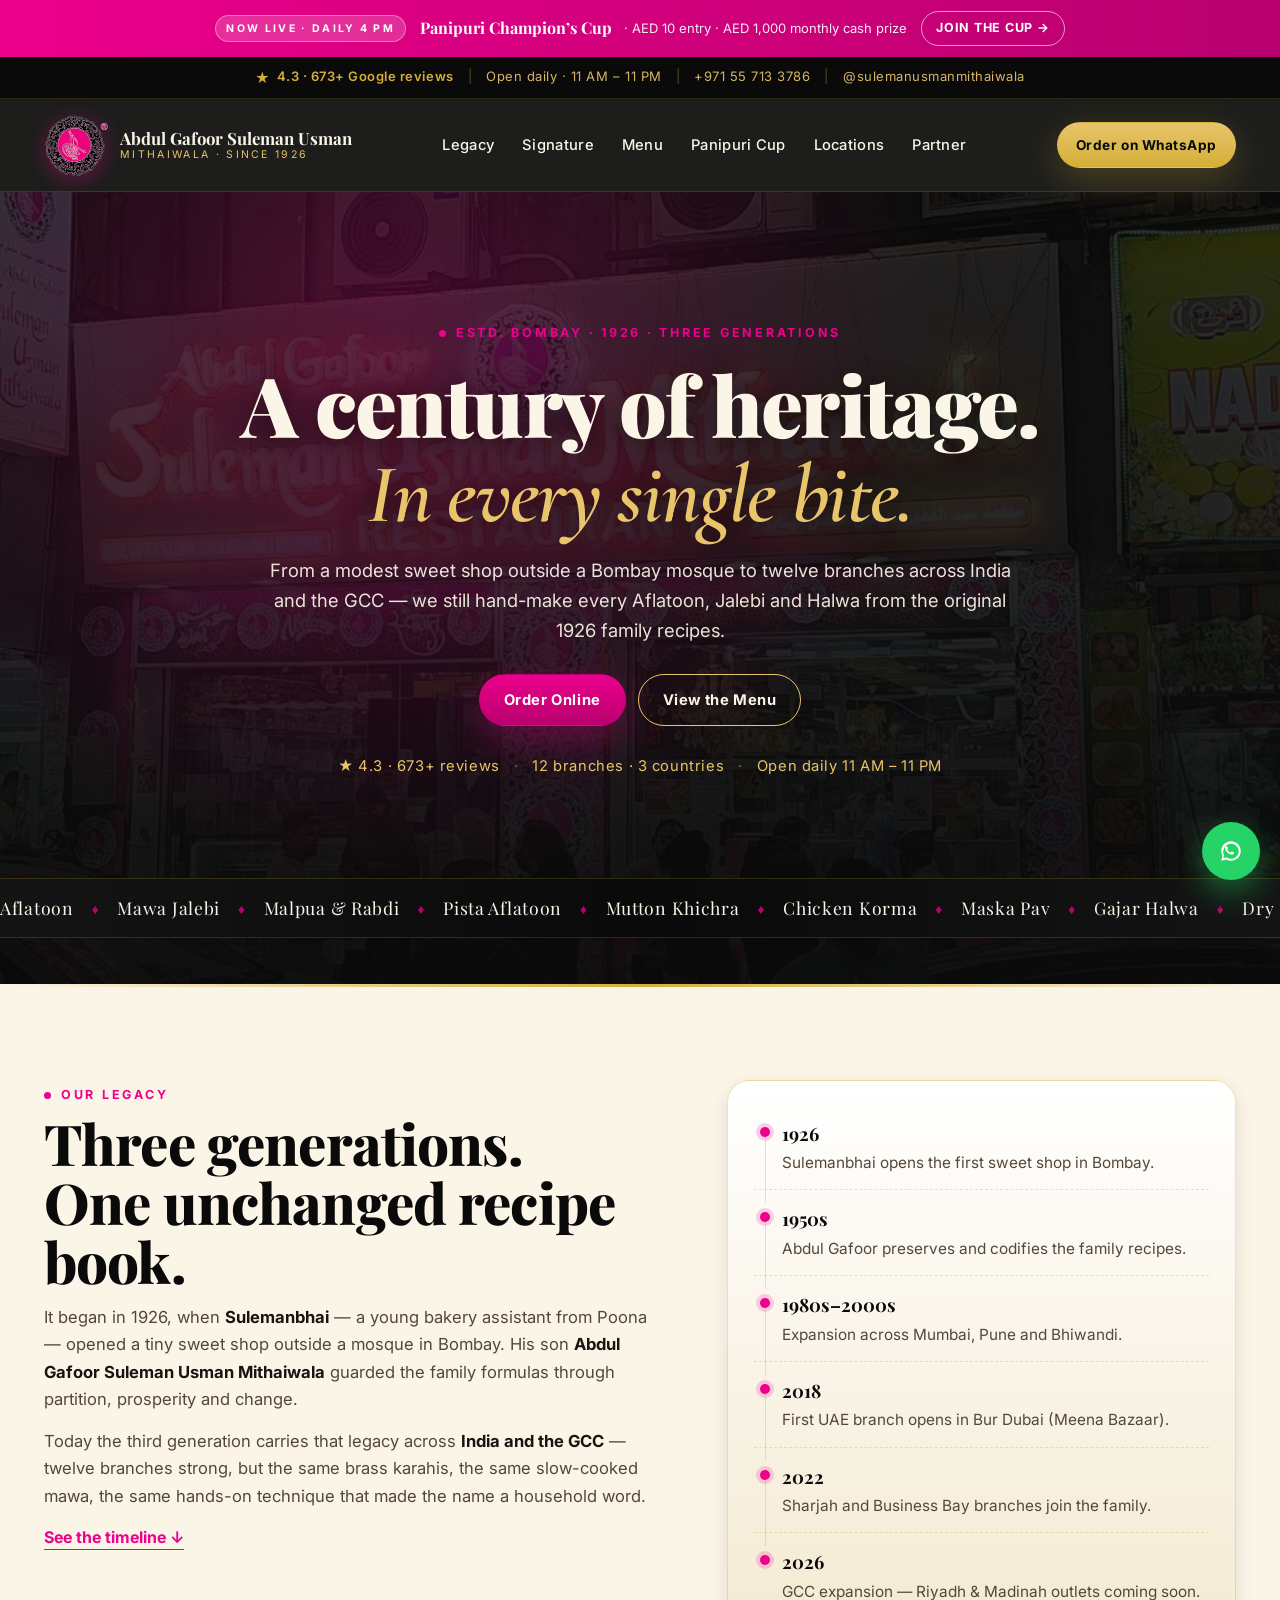
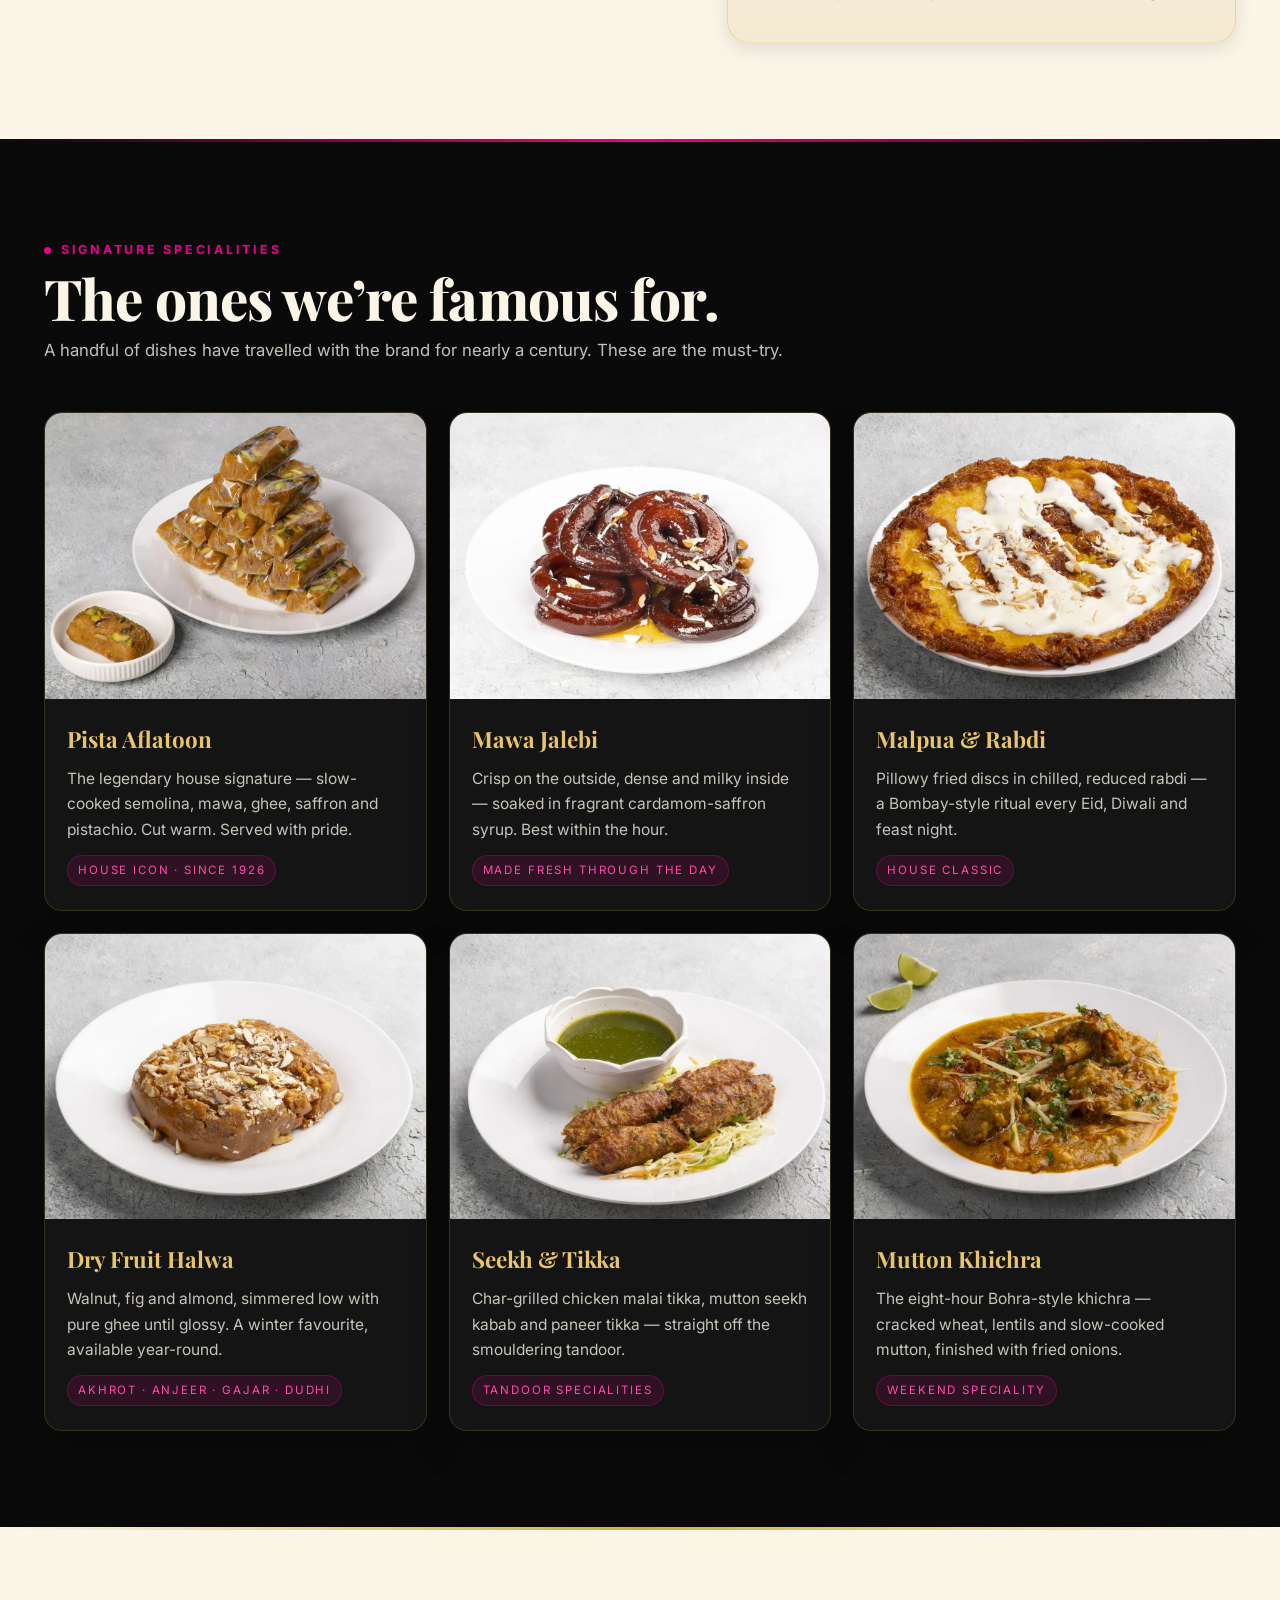
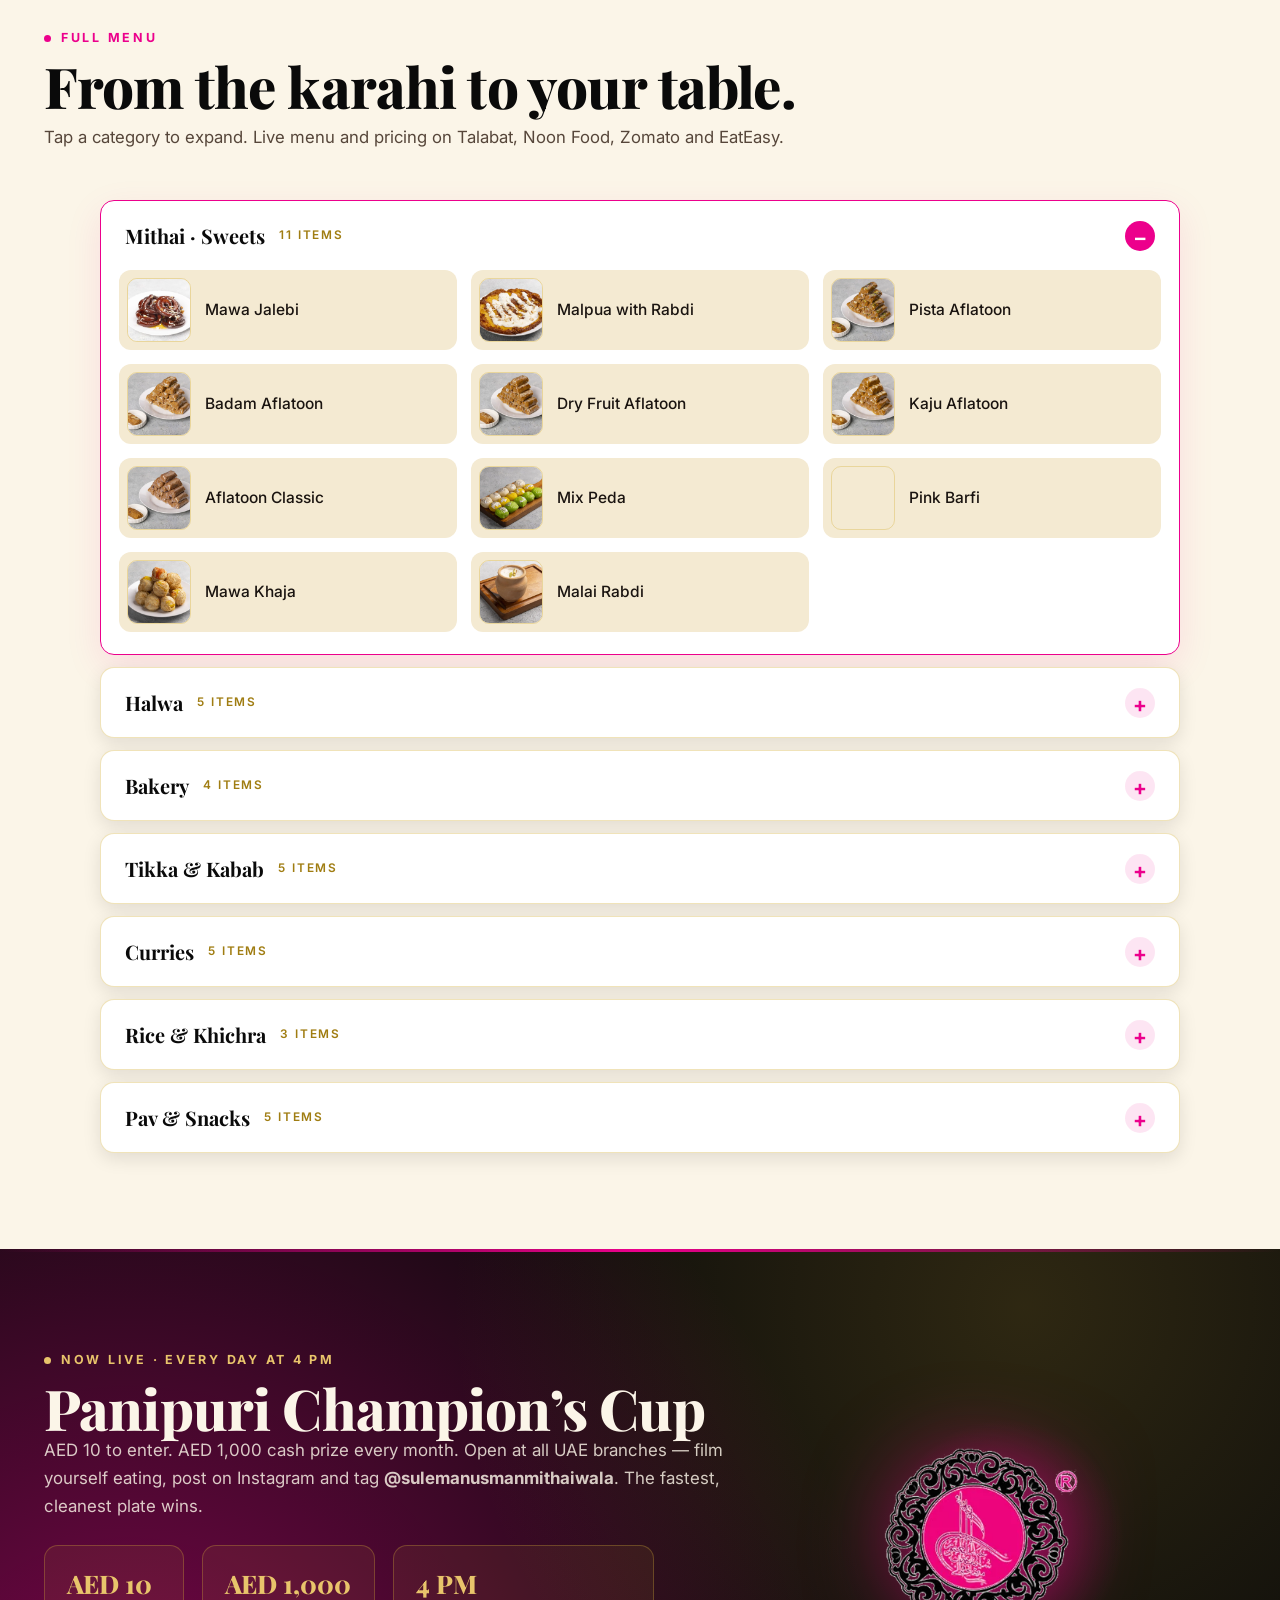
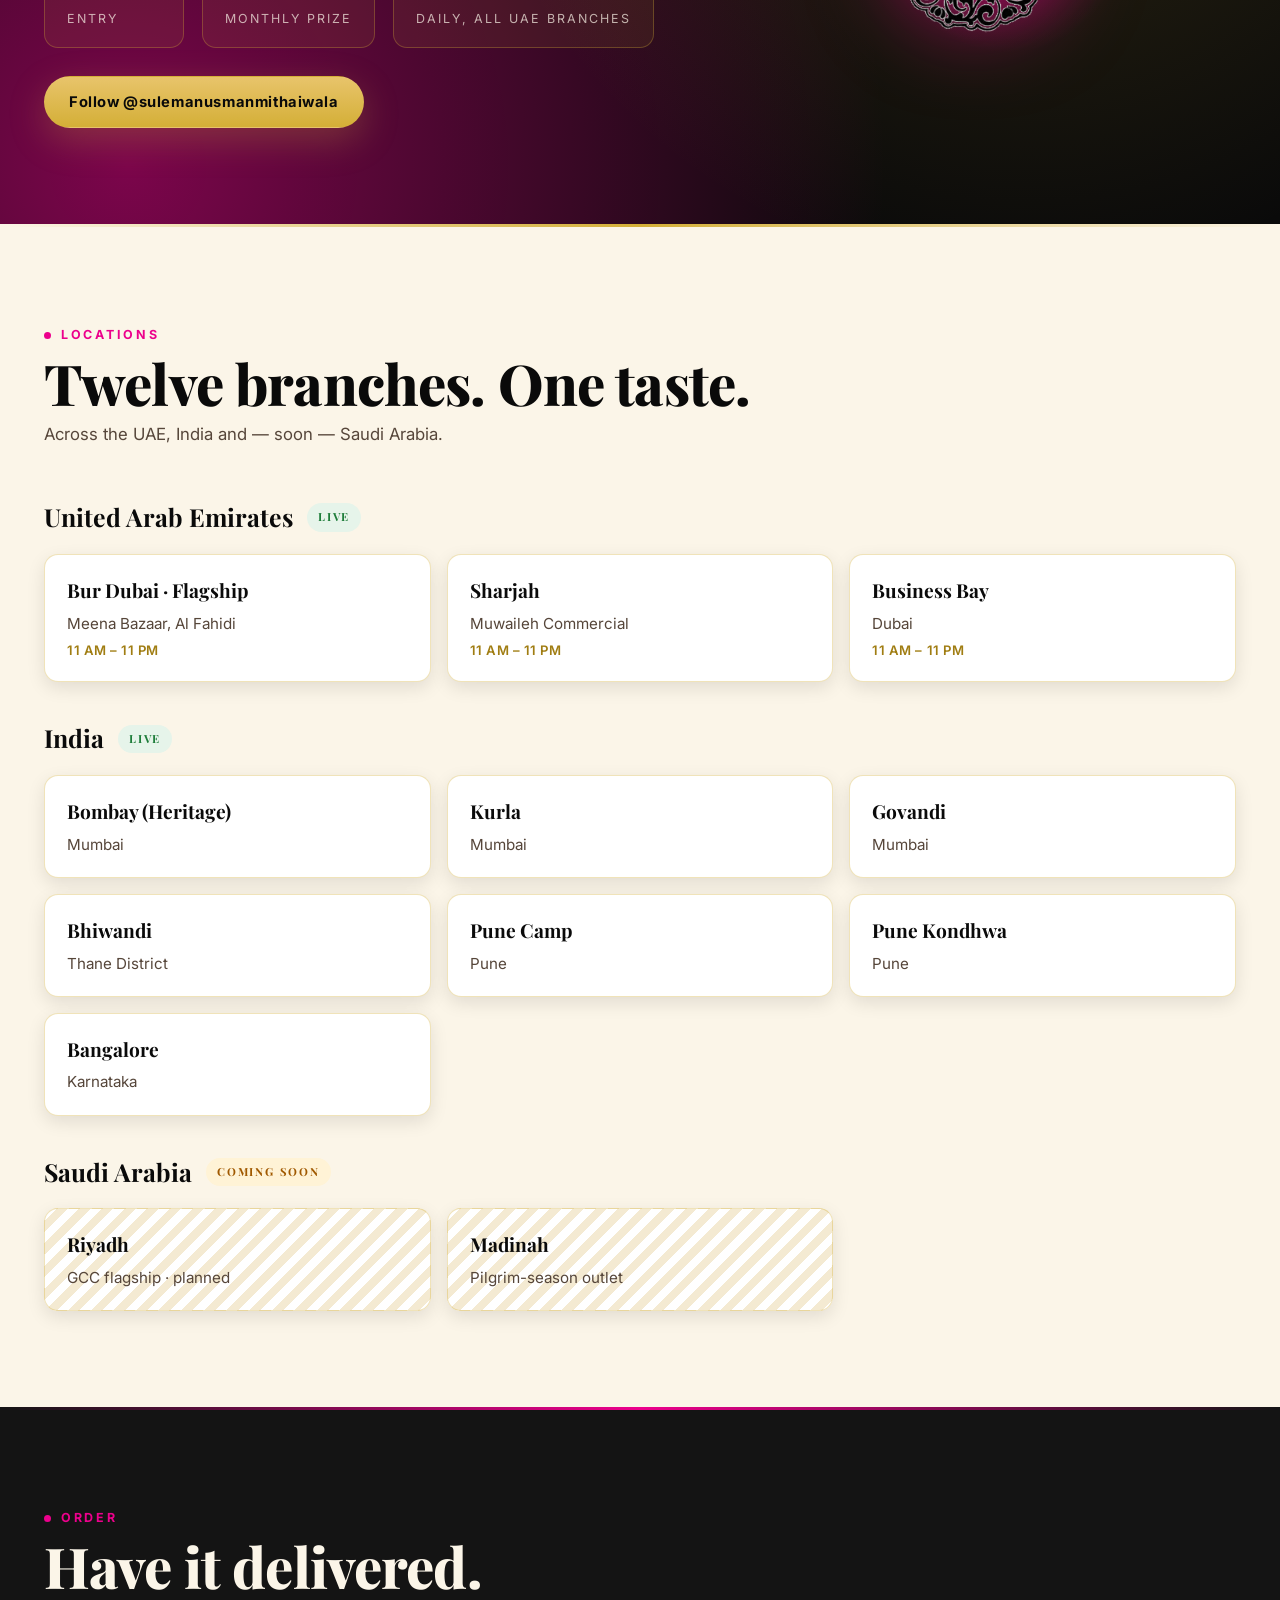
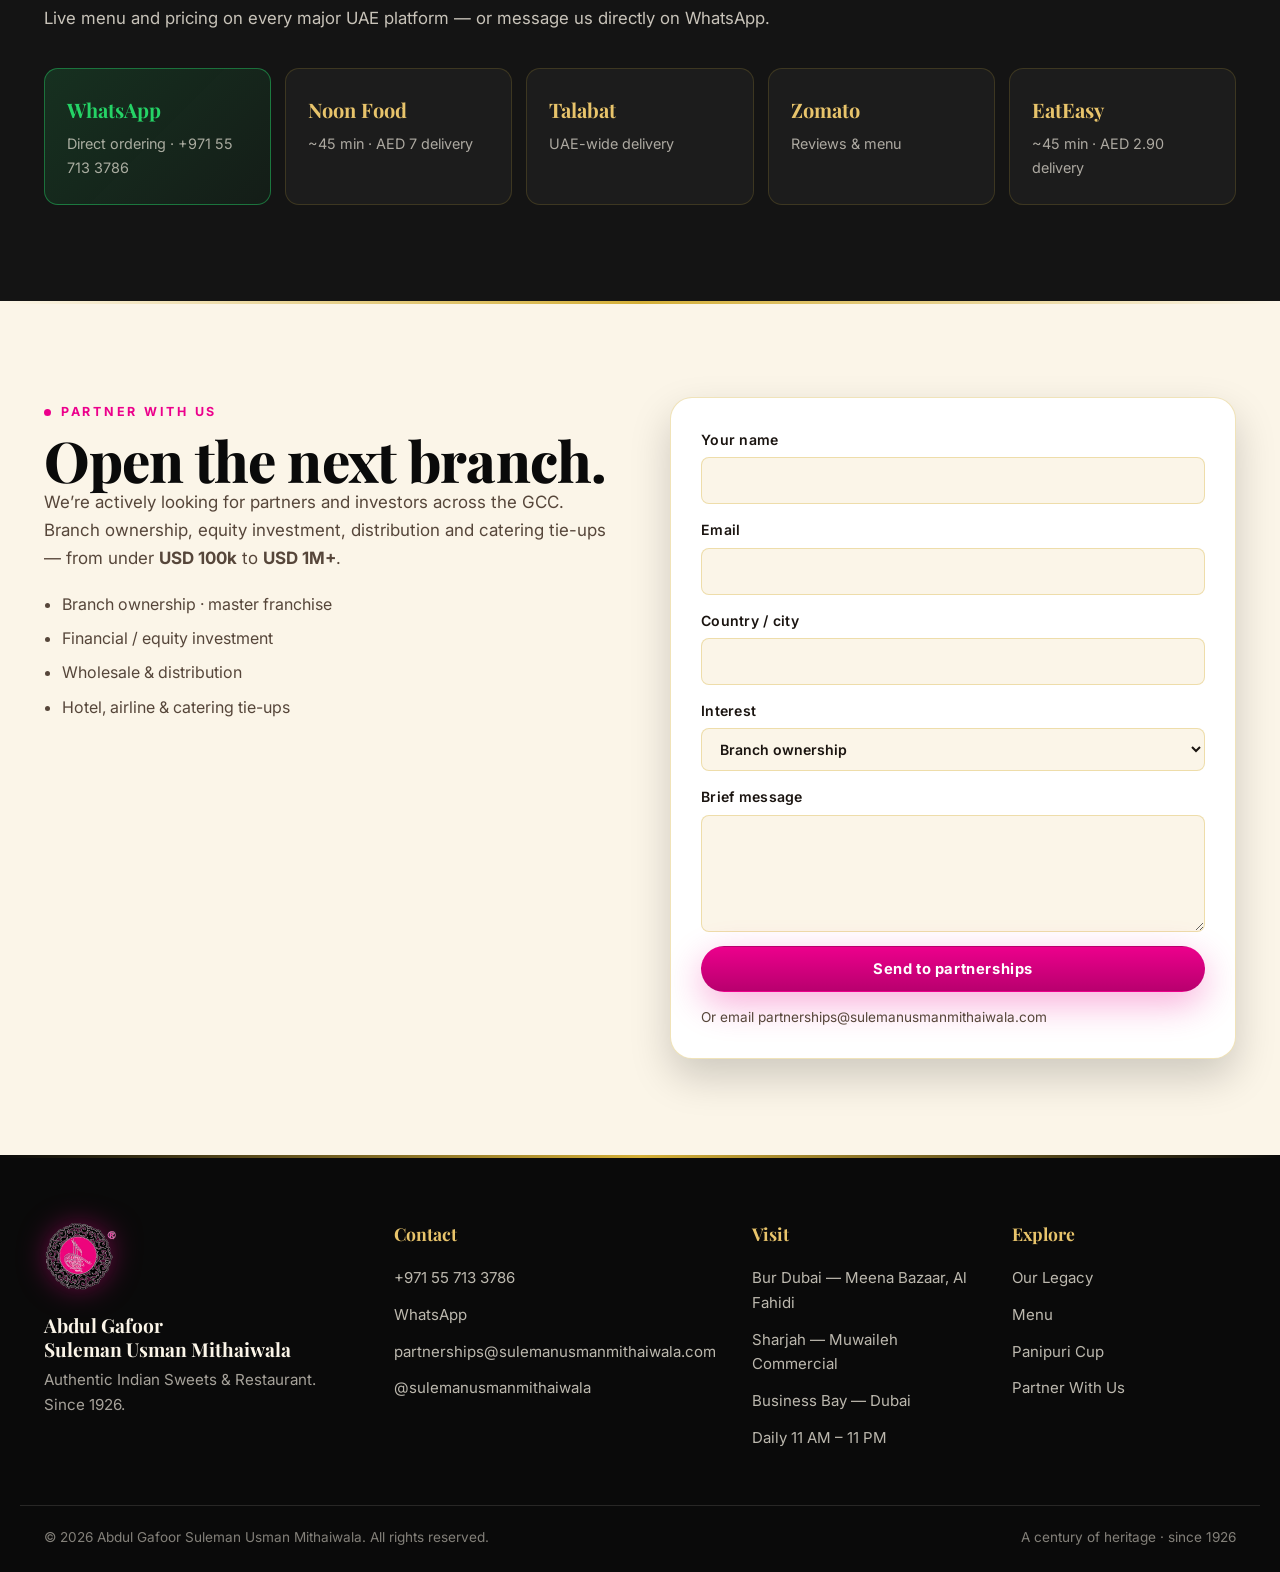
<file: index.html>
<!doctype html>
<html lang="en">
<head>
<meta charset="utf-8" />
<meta name="viewport" content="width=device-width,initial-scale=1,viewport-fit=cover" />

<title>Abdul Gafoor Suleman Usman Mithaiwala &mdash; Authentic Indian Sweets &amp; Restaurant, Since 1926</title>
<meta name="description" content="A century of heritage in every bite. Iconic Aflatoon, Mawa Jalebi, Malpua-Rabdi, Halwa, Kababs and Mughlai curries &mdash; handcrafted from original 1926 Bombay recipes. Now in Dubai, Sharjah, Mumbai, Pune and Bangalore. Order on Talabat, Noon, Zomato, EatEasy or WhatsApp." />
<meta name="theme-color" content="#ec008c" />
<meta name="keywords" content="Abdul Gafoor Suleman Usman Mithaiwala, Suleman Usman Mithaiwala, Indian sweets Dubai, Mawa Jalebi Dubai, Bur Dubai mithai, Sharjah sweets, Pune sweets, Bangalore mithai, Indian restaurant Dubai, panipuri competition Dubai, partnership investment mithai brand" />
<meta name="author" content="Abdul Gafoor Suleman Usman Mithaiwala" />
<meta name="robots" content="index, follow, max-image-preview:large" />
<meta name="googlebot" content="index, follow" />
<meta name="geo.region" content="AE-DU" />
<meta name="geo.placename" content="Bur Dubai" />

<link rel="canonical" href="https://www.agsulemanusmanmithaiwala.ae/" />
<link rel="alternate" hreflang="en" href="https://www.agsulemanusmanmithaiwala.ae/" />
<link rel="alternate" hreflang="x-default" href="https://www.agsulemanusmanmithaiwala.ae/" />

<!-- Google AdSense — account claim stays in head; script deferred until idle (see end of body) -->
<meta name="google-adsense-account" content="ca-pub-7910994933427279" />

<!-- Open Graph -->
<meta property="og:type" content="restaurant.restaurant" />
<meta property="og:site_name" content="Abdul Gafoor Suleman Usman Mithaiwala" />
<meta property="og:title" content="Abdul Gafoor Suleman Usman Mithaiwala &mdash; Since 1926" />
<meta property="og:description" content="Authentic Indian sweets and Mughlai restaurant &mdash; handcrafted from original 1926 Bombay recipes. Dubai &middot; Sharjah &middot; Mumbai &middot; Pune &middot; Bangalore." />
<meta property="og:url" content="https://www.agsulemanusmanmithaiwala.ae/" />
<meta property="og:image" content="https://www.agsulemanusmanmithaiwala.ae/images/storefront.jpg" />
<meta property="og:image:secure_url" content="https://www.agsulemanusmanmithaiwala.ae/images/storefront.jpg" />
<meta property="og:image:type" content="image/jpeg" />
<meta property="og:image:width" content="1200" />
<meta property="og:image:height" content="674" />
<meta property="og:image:alt" content="Abdul Gafoor Suleman Usman Mithaiwala &mdash; Bur Dubai flagship at night" />
<meta property="og:locale" content="en_AE" />

<!-- Twitter -->
<meta name="twitter:card" content="summary_large_image" />
<meta name="twitter:title" content="Abdul Gafoor Suleman Usman Mithaiwala &mdash; Since 1926" />
<meta name="twitter:description" content="Authentic Indian sweets and Mughlai restaurant. A third-generation chain of 12 branches across India, UAE and Saudi Arabia." />
<meta name="twitter:image" content="https://www.agsulemanusmanmithaiwala.ae/images/storefront.jpg" />

<link rel="icon" type="image/png" href="images/favicon.png" />
<link rel="apple-touch-icon" href="images/favicon.png" />

<!-- LCP optimization: preload hero photo (modern browsers grab WebP first) -->
<link rel="preload" as="image" href="images/storefront.webp" type="image/webp" fetchpriority="high" />

<link rel="preconnect" href="https://fonts.googleapis.com" />
<link rel="preconnect" href="https://fonts.gstatic.com" crossorigin />
<link href="https://fonts.googleapis.com/css2?family=Playfair+Display:wght@600;700;800;900&family=Inter:wght@400;500;600;700&family=Cormorant+Garamond:ital@1&display=swap" rel="stylesheet" />

<link rel="stylesheet" href="styles.css?v=20260518" />

<!-- Structured data -->
<script type="application/ld+json">
{
  "@context": "https://schema.org",
  "@type": "Restaurant",
  "name": "Abdul Gafoor Suleman Usman Mithaiwala",
  "alternateName": "Suleman Usman Mithaiwala Restaurant & Sweets",
  "description": "Authentic Indian sweets, halwa and Mughlai restaurant. A third-generation chain of 12 branches across India, UAE and Saudi Arabia, carrying a 100-year family legacy that began in 1926.",
  "url": "https://www.agsulemanusmanmithaiwala.ae/",
  "logo": "https://www.agsulemanusmanmithaiwala.ae/images/logo.png",
  "image": [
    "https://www.agsulemanusmanmithaiwala.ae/images/storefront.jpg",
    "https://www.agsulemanusmanmithaiwala.ae/images/mawa-jalebi.jpg",
    "https://www.agsulemanusmanmithaiwala.ae/images/special-pista-aflatoon.jpg"
  ],
  "servesCuisine": ["Indian Sweets", "Mughlai", "Bombay Cuisine", "Halwa", "Bakery"],
  "priceRange": "$$",
  "foundingDate": "1926",
  "foundingLocation": "Bombay, India",
  "telephone": "+971-55-713-3786",
  "email": "partnerships@sulemanusmanmithaiwala.com",
  "openingHours": "Mo-Su 11:00-23:00",
  "address": [
    {
      "@type": "PostalAddress",
      "streetAddress": "Meena Bazaar, Al Fahidi",
      "addressLocality": "Bur Dubai",
      "addressRegion": "Dubai",
      "addressCountry": "AE"
    },
    {
      "@type": "PostalAddress",
      "streetAddress": "Muwaileh Commercial, Industrial Area",
      "addressLocality": "Sharjah",
      "addressCountry": "AE"
    },
    {
      "@type": "PostalAddress",
      "streetAddress": "Business Bay",
      "addressLocality": "Dubai",
      "addressCountry": "AE"
    }
  ],
  "aggregateRating": {
    "@type": "AggregateRating",
    "ratingValue": "4.3",
    "reviewCount": "673",
    "bestRating": "5"
  },
  "hasMenu": "https://www.agsulemanusmanmithaiwala.ae/#menu",
  "potentialAction": {
    "@type": "OrderAction",
    "target": [
      "https://food.noon.com/uae-en/outlet/SLMNSMDFEA/",
      "https://www.talabat.com/uae/restaurant/755666/suleman-usman-mithaiwala-restaurant-and-sweets-dubai-healthcare-city",
      "https://www.zomato.com/dubai/abdul-gafoor-suleman-usman-mithaiwala-restaurant-meena-bazaar",
      "https://www.eateasy.ae/dubai/suleman-usman-mithaiwala-restaurant-and-sweets-meena-bazaar"
    ]
  },
  "sameAs": [
    "https://www.instagram.com/sulemanusmanmithaiwala/",
    "https://www.facebook.com/agsulemanusmanmithaiwala/",
    "https://food.noon.com/uae-en/outlet/SLMNSMDFEA/",
    "https://www.zomato.com/dubai/abdul-gafoor-suleman-usman-mithaiwala-restaurant-meena-bazaar"
  ]
}
</script>
</head>

<body>

<a href="#menu" class="skip">Skip to menu</a>

<!-- Promo bar -->
<a href="#panipuri" class="promo">
  <div class="promo__inner">
    <span class="promo__pill">Now Live &middot; Daily 4 PM</span>
    <span class="promo__text"><strong>Panipuri Champion&rsquo;s Cup</strong><span>&middot; AED 10 entry &middot; AED 1,000 monthly cash prize</span></span>
    <span class="promo__cta">Join the cup &rarr;</span>
  </div>
</a>

<!-- Topbar -->
<div class="topbar">
  <div class="topbar__inner">
    <a class="topbar__item topbar__item--rating" href="#legacy"><span class="topbar__star">&#9733;</span> 4.3 &middot; 673+ Google reviews</a>
    <span class="topbar__divider">|</span>
    <span class="topbar__item">Open daily &middot; 11 AM &ndash; 11 PM</span>
    <span class="topbar__divider">|</span>
    <a class="topbar__item" href="tel:+971557133786">+971 55 713 3786</a>
    <span class="topbar__divider">|</span>
    <a class="topbar__item" href="https://www.instagram.com/sulemanusmanmithaiwala" target="_blank" rel="noopener">@sulemanusmanmithaiwala</a>
  </div>
</div>

<!-- Nav -->
<header class="nav" id="nav">
  <div class="container nav__inner">
    <a href="#top" class="brand" aria-label="Abdul Gafoor Suleman Usman Mithaiwala &mdash; home">
      <span class="brand__logo"><picture><source srcset="images/logo.webp" type="image/webp" /><img src="images/logo.png" alt="Abdul Gafoor Suleman Usman Mithaiwala emblem" width="254" height="256" decoding="async" fetchpriority="high" /></picture></span>
      <span class="brand__text">
        <span class="brand__line1">Abdul Gafoor Suleman Usman</span>
        <span class="brand__line2">MITHAIWALA &middot; SINCE 1926</span>
      </span>
    </a>
    <nav class="nav__links" aria-label="Primary">
      <a href="#legacy">Legacy</a>
      <a href="#signature">Signature</a>
      <a href="#menu">Menu</a>
      <a href="#panipuri">Panipuri Cup</a>
      <a href="#locations">Locations</a>
      <a href="#partner">Partner</a>
    </nav>
    <a class="btn btn--gold nav__cta" href="https://wa.me/971557133786?text=Hello%20Abdul%20Gafoor%20Suleman%20Usman%20Mithaiwala%2C%20I%27d%20like%20to%20place%20an%20order." target="_blank" rel="noopener">Order on WhatsApp</a>
    <button class="nav__burger" aria-label="Open menu" aria-expanded="false" aria-controls="mobileMenu">
      <span></span><span></span><span></span>
    </button>
  </div>
  <div class="nav__mobile" id="mobileMenu" hidden>
    <a href="#legacy">Legacy</a>
    <a href="#signature">Signature</a>
    <a href="#menu">Menu</a>
    <a href="#panipuri">Panipuri Cup</a>
    <a href="#locations">Locations</a>
    <a href="#order">Order</a>
    <a href="#partner">Partner</a>
    <a href="#contact">Contact</a>
    <a class="btn btn--gold" href="https://wa.me/971557133786" target="_blank" rel="noopener">Order on WhatsApp</a>
  </div>
</header>

<main id="top">

<!-- HERO -->
<section class="hero">
  <div class="hero__bg" aria-hidden="true">
    <picture><source srcset="images/storefront.webp" type="image/webp" /><img src="images/storefront.jpg" alt="" class="hero__photo" width="1200" height="674" decoding="async" fetchpriority="high" /></picture>
    <div class="hero__veil"></div>
  </div>
  <div class="container hero__inner">
    <span class="eyebrow"><span class="eyebrow__dot"></span> Estd. Bombay &middot; 1926 &middot; Three Generations</span>
    <h1 class="hero__title">
      A century of heritage.<br/>
      <em>In every single bite.</em>
    </h1>
    <p class="hero__lede">
      From a modest sweet shop outside a Bombay mosque to twelve branches across India and the GCC &mdash;
      we still hand-make every Aflatoon, Jalebi and Halwa from the original 1926 family recipes.
    </p>
    <div class="hero__cta">
      <a class="btn btn--pink" href="#order">Order Online</a>
      <a class="btn btn--ghost" href="#menu">View the Menu</a>
    </div>
    <div class="hero__chips">
      <span>&#9733; 4.3 &middot; 673+ reviews</span>
      <span>&middot;</span>
      <span>12 branches &middot; 3 countries</span>
      <span>&middot;</span>
      <span>Open daily 11 AM &ndash; 11 PM</span>
    </div>
  </div>
  <div class="marquee" aria-hidden="true">
    <div class="marquee__track">
      <span>Aflatoon</span><i>&diams;</i><span>Mawa Jalebi</span><i>&diams;</i><span>Malpua &amp; Rabdi</span><i>&diams;</i><span>Pista Aflatoon</span><i>&diams;</i><span>Mutton Khichra</span><i>&diams;</i><span>Chicken Korma</span><i>&diams;</i><span>Maska Pav</span><i>&diams;</i><span>Gajar Halwa</span><i>&diams;</i><span>Dry Fruit Halwa</span><i>&diams;</i><span>Nankhatai</span><i>&diams;</i>
      <span>Aflatoon</span><i>&diams;</i><span>Mawa Jalebi</span><i>&diams;</i><span>Malpua &amp; Rabdi</span><i>&diams;</i><span>Pista Aflatoon</span><i>&diams;</i><span>Mutton Khichra</span><i>&diams;</i><span>Chicken Korma</span><i>&diams;</i><span>Maska Pav</span><i>&diams;</i><span>Gajar Halwa</span><i>&diams;</i><span>Dry Fruit Halwa</span><i>&diams;</i><span>Nankhatai</span><i>&diams;</i>
    </div>
  </div>
</section>

<!-- LEGACY -->
<section class="section legacy" id="legacy">
  <div class="container legacy__grid">
    <div class="legacy__copy">
      <span class="eyebrow"><span class="eyebrow__dot"></span> Our Legacy</span>
      <h2 class="h2">Three generations.<br/>One unchanged recipe book.</h2>
      <p>
        It began in 1926, when <strong>Sulemanbhai</strong> &mdash; a young bakery assistant from Poona &mdash;
        opened a tiny sweet shop outside a mosque in Bombay. His son
        <strong>Abdul Gafoor Suleman Usman Mithaiwala</strong> guarded the family formulas
        through partition, prosperity and change.
      </p>
      <p>
        Today the third generation carries that legacy across <strong>India and the GCC</strong> &mdash;
        twelve branches strong, but the same brass karahis, the same slow-cooked mawa,
        the same hands-on technique that made the name a household word.
      </p>
      <a class="link" href="#timeline">See the timeline &darr;</a>
    </div>
    <ol class="timeline" id="timeline">
      <li><b>1926</b><span>Sulemanbhai opens the first sweet shop in Bombay.</span></li>
      <li><b>1950s</b><span>Abdul Gafoor preserves and codifies the family recipes.</span></li>
      <li><b>1980s&ndash;2000s</b><span>Expansion across Mumbai, Pune and Bhiwandi.</span></li>
      <li><b>2018</b><span>First UAE branch opens in Bur Dubai (Meena Bazaar).</span></li>
      <li><b>2022</b><span>Sharjah and Business Bay branches join the family.</span></li>
      <li><b>2026</b><span>GCC expansion &mdash; Riyadh &amp; Madinah outlets coming soon.</span></li>
    </ol>
  </div>
</section>

<!-- SIGNATURE -->
<section class="section signature" id="signature">
  <div class="container">
    <header class="section__head">
      <span class="eyebrow"><span class="eyebrow__dot"></span> Signature Specialities</span>
      <h2 class="h2">The ones we&rsquo;re famous for.</h2>
      <p class="section__lede">A handful of dishes have travelled with the brand for nearly a century. These are the must-try.</p>
    </header>
    <div class="cards">
      <article class="card"><div class="card__img"><picture><source srcset="images/special-pista-aflatoon.webp" type="image/webp" /><img src="images/special-pista-aflatoon.jpg" alt="Pista Aflatoon" width="1200" height="800" loading="lazy" decoding="async" /></picture></div>
        <div class="card__body"><h3>Pista Aflatoon</h3><p>The legendary house signature &mdash; slow-cooked semolina, mawa, ghee, saffron and pistachio. Cut warm. Served with pride.</p>
        <span class="card__tag">House icon &middot; since 1926</span></div>
      </article>
      <article class="card"><div class="card__img"><picture><source srcset="images/mawa-jalebi.webp" type="image/webp" /><img src="images/mawa-jalebi.jpg" alt="Mawa Jalebi" width="1200" height="800" loading="lazy" decoding="async" /></picture></div>
        <div class="card__body"><h3>Mawa Jalebi</h3><p>Crisp on the outside, dense and milky inside &mdash; soaked in fragrant cardamom-saffron syrup. Best within the hour.</p>
        <span class="card__tag">Made fresh through the day</span></div>
      </article>
      <article class="card"><div class="card__img"><picture><source srcset="images/malpua-rabdi.webp" type="image/webp" /><img src="images/malpua-rabdi.jpg" alt="Malpua &amp; Rabdi" width="1200" height="800" loading="lazy" decoding="async" /></picture></div>
        <div class="card__body"><h3>Malpua &amp; Rabdi</h3><p>Pillowy fried discs in chilled, reduced rabdi &mdash; a Bombay-style ritual every Eid, Diwali and feast night.</p>
        <span class="card__tag">House classic</span></div>
      </article>
      <article class="card"><div class="card__img"><picture><source srcset="images/dryfruit-halwa.webp" type="image/webp" /><img src="images/dryfruit-halwa.jpg" alt="Dry Fruit Halwa" width="1200" height="800" loading="lazy" decoding="async" /></picture></div>
        <div class="card__body"><h3>Dry Fruit Halwa</h3><p>Walnut, fig and almond, simmered low with pure ghee until glossy. A winter favourite, available year-round.</p>
        <span class="card__tag">Akhrot &middot; Anjeer &middot; Gajar &middot; Dudhi</span></div>
      </article>
      <article class="card"><div class="card__img"><picture><source srcset="images/mutton-seekh-kabab.webp" type="image/webp" /><img src="images/mutton-seekh-kabab.jpg" alt="Mutton Seekh Kabab" width="1200" height="800" loading="lazy" decoding="async" /></picture></div>
        <div class="card__body"><h3>Seekh &amp; Tikka</h3><p>Char-grilled chicken malai tikka, mutton seekh kabab and paneer tikka &mdash; straight off the smouldering tandoor.</p>
        <span class="card__tag">Tandoor specialities</span></div>
      </article>
      <article class="card"><div class="card__img"><picture><source srcset="images/mutton-khichra.webp" type="image/webp" /><img src="images/mutton-khichra.jpg" alt="Mutton Khichra" width="1200" height="800" loading="lazy" decoding="async" /></picture></div>
        <div class="card__body"><h3>Mutton Khichra</h3><p>The eight-hour Bohra-style khichra &mdash; cracked wheat, lentils and slow-cooked mutton, finished with fried onions.</p>
        <span class="card__tag">Weekend speciality</span></div>
      </article>
    </div>
  </div>
</section>

<!-- MENU -->
<section class="section menu" id="menu">
  <div class="container">
    <header class="section__head">
      <span class="eyebrow"><span class="eyebrow__dot"></span> Full Menu</span>
      <h2 class="h2">From the karahi to your table.</h2>
      <p class="section__lede">Tap a category to expand. Live menu and pricing on Talabat, Noon Food, Zomato and EatEasy.</p>
    </header>

    <div class="menu__list">
      <details class="menu__cat" open>
        <summary><span>Mithai &middot; Sweets</span><span class="menu__count">11 items</span></summary>
        <ul class="menu__items">
          <li><picture><source srcset="images/mawa-jalebi.webp" type="image/webp" /><img src="images/mawa-jalebi.jpg" alt="" width="1200" height="800" loading="lazy" decoding="async" /></picture><span>Mawa Jalebi</span></li>
          <li><picture><source srcset="images/malpua-rabdi.webp" type="image/webp" /><img src="images/malpua-rabdi.jpg" alt="" width="1200" height="800" loading="lazy" decoding="async" /></picture><span>Malpua with Rabdi</span></li>
          <li><picture><source srcset="images/special-pista-aflatoon.webp" type="image/webp" /><img src="images/special-pista-aflatoon.jpg" alt="" width="1200" height="800" loading="lazy" decoding="async" /></picture><span>Pista Aflatoon</span></li>
          <li><picture><source srcset="images/special-badam-aflatoon.webp" type="image/webp" /><img src="images/special-badam-aflatoon.jpg" alt="" width="1200" height="800" loading="lazy" decoding="async" /></picture><span>Badam Aflatoon</span></li>
          <li><picture><source srcset="images/dryfruit-aflatoon.webp" type="image/webp" /><img src="images/dryfruit-aflatoon.jpg" alt="" width="1200" height="800" loading="lazy" decoding="async" /></picture><span>Dry Fruit Aflatoon</span></li>
          <li><picture><source srcset="images/kaju-aflatoon.webp" type="image/webp" /><img src="images/kaju-aflatoon.jpg" alt="" width="1200" height="800" loading="lazy" decoding="async" /></picture><span>Kaju Aflatoon</span></li>
          <li><picture><source srcset="images/normal-aflatoon.webp" type="image/webp" /><img src="images/normal-aflatoon.jpg" alt="" width="1200" height="800" loading="lazy" decoding="async" /></picture><span>Aflatoon Classic</span></li>
          <li><picture><source srcset="images/mix-peda.webp" type="image/webp" /><img src="images/mix-peda.jpg" alt="" width="1200" height="800" loading="lazy" decoding="async" /></picture><span>Mix Peda</span></li>
          <li><picture><source srcset="images/pink-barfi.webp" type="image/webp" /><img src="images/pink-barfi.jpg" alt="" width="1200" height="800" loading="lazy" decoding="async" /></picture><span>Pink Barfi</span></li>
          <li><picture><source srcset="images/mawa-khaja.webp" type="image/webp" /><img src="images/mawa-khaja.jpg" alt="" width="1200" height="800" loading="lazy" decoding="async" /></picture><span>Mawa Khaja</span></li>
          <li><picture><source srcset="images/malai-rabdi.webp" type="image/webp" /><img src="images/malai-rabdi.jpg" alt="" width="1200" height="800" loading="lazy" decoding="async" /></picture><span>Malai Rabdi</span></li>
        </ul>
      </details>
      <details class="menu__cat">
        <summary><span>Halwa</span><span class="menu__count">5 items</span></summary>
        <ul class="menu__items">
          <li><picture><source srcset="images/dryfruit-halwa.webp" type="image/webp" /><img src="images/dryfruit-halwa.jpg" alt="" width="1200" height="800" loading="lazy" decoding="async" /></picture><span>Dry Fruit Halwa</span></li>
          <li><picture><source srcset="images/akhrot-halwa.webp" type="image/webp" /><img src="images/akhrot-halwa.jpg" alt="" width="1200" height="800" loading="lazy" decoding="async" /></picture><span>Akhrot Halwa</span></li>
          <li><picture><source srcset="images/anjeer-halwa.webp" type="image/webp" /><img src="images/anjeer-halwa.jpg" alt="" width="1200" height="800" loading="lazy" decoding="async" /></picture><span>Anjeer Halwa</span></li>
          <li><picture><source srcset="images/gajar-halwa.webp" type="image/webp" /><img src="images/gajar-halwa.jpg" alt="" width="1200" height="800" loading="lazy" decoding="async" /></picture><span>Gajar Halwa</span></li>
          <li><picture><source srcset="images/dudhi-halwa.webp" type="image/webp" /><img src="images/dudhi-halwa.jpg" alt="" width="1200" height="800" loading="lazy" decoding="async" /></picture><span>Dudhi Halwa</span></li>
        </ul>
      </details>
      <details class="menu__cat">
        <summary><span>Bakery</span><span class="menu__count">4 items</span></summary>
        <ul class="menu__items">
          <li><picture><source srcset="images/nankhatai-rawa.webp" type="image/webp" /><img src="images/nankhatai-rawa.jpg" alt="" width="1200" height="800" loading="lazy" decoding="async" /></picture><span>Nankhatai Rawa</span></li>
          <li><picture><source srcset="images/nankhatai-dryfruit.webp" type="image/webp" /><img src="images/nankhatai-dryfruit.jpg" alt="" width="1200" height="800" loading="lazy" decoding="async" /></picture><span>Nankhatai Dry Fruit</span></li>
          <li><picture><source srcset="images/maska-khari.webp" type="image/webp" /><img src="images/maska-khari.jpg" alt="" width="1200" height="800" loading="lazy" decoding="async" /></picture><span>Maska Khari</span></li>
          <li><picture><source srcset="images/maska-pav.webp" type="image/webp" /><img src="images/maska-pav.jpg" alt="" width="1200" height="800" loading="lazy" decoding="async" /></picture><span>Maska Pav Kadak</span></li>
        </ul>
      </details>
      <details class="menu__cat">
        <summary><span>Tikka &amp; Kabab</span><span class="menu__count">5 items</span></summary>
        <ul class="menu__items">
          <li><picture><source srcset="images/chicken-tikka.webp" type="image/webp" /><img src="images/chicken-tikka.jpg" alt="" width="1200" height="800" loading="lazy" decoding="async" /></picture><span>Chicken Tikka</span></li>
          <li><picture><source srcset="images/chicken-malai-tikka.webp" type="image/webp" /><img src="images/chicken-malai-tikka.jpg" alt="" width="1200" height="800" loading="lazy" decoding="async" /></picture><span>Chicken Malai Tikka</span></li>
          <li><picture><source srcset="images/chicken-seekh-kabab.webp" type="image/webp" /><img src="images/chicken-seekh-kabab.jpg" alt="" width="1200" height="800" loading="lazy" decoding="async" /></picture><span>Chicken Seekh Kabab</span></li>
          <li><picture><source srcset="images/mutton-seekh-kabab.webp" type="image/webp" /><img src="images/mutton-seekh-kabab.jpg" alt="" width="1200" height="800" loading="lazy" decoding="async" /></picture><span>Mutton Seekh Kabab</span></li>
          <li><picture><source srcset="images/paneer-tikka.webp" type="image/webp" /><img src="images/paneer-tikka.jpg" alt="" width="1200" height="800" loading="lazy" decoding="async" /></picture><span>Paneer Tikka</span></li>
        </ul>
      </details>
      <details class="menu__cat">
        <summary><span>Curries</span><span class="menu__count">5 items</span></summary>
        <ul class="menu__items">
          <li><picture><source srcset="images/chicken-korma.webp" type="image/webp" /><img src="images/chicken-korma.jpg" alt="" width="1200" height="800" loading="lazy" decoding="async" /></picture><span>Chicken Korma</span></li>
          <li><picture><source srcset="images/chicken-curry.webp" type="image/webp" /><img src="images/chicken-curry.jpg" alt="" width="1200" height="800" loading="lazy" decoding="async" /></picture><span>Chicken Curry</span></li>
          <li><picture><source srcset="images/chicken-kali-mirch.webp" type="image/webp" /><img src="images/chicken-kali-mirch.jpg" alt="" width="1200" height="800" loading="lazy" decoding="async" /></picture><span>Chicken Kali Mirch</span></li>
          <li><picture><source srcset="images/karahi-paneer.webp" type="image/webp" /><img src="images/karahi-paneer.jpg" alt="" width="1200" height="800" loading="lazy" decoding="async" /></picture><span>Karahi Paneer</span></li>
          <li><picture><source srcset="images/paneer-methi-malai.webp" type="image/webp" /><img src="images/paneer-methi-malai.jpg" alt="" width="1200" height="800" loading="lazy" decoding="async" /></picture><span>Paneer Methi Malai</span></li>
        </ul>
      </details>
      <details class="menu__cat">
        <summary><span>Rice &amp; Khichra</span><span class="menu__count">3 items</span></summary>
        <ul class="menu__items">
          <li><picture><source srcset="images/mutton-khichra.webp" type="image/webp" /><img src="images/mutton-khichra.jpg" alt="" width="1200" height="800" loading="lazy" decoding="async" /></picture><span>Mutton Khichra</span></li>
          <li><picture><source srcset="images/dalcha-chawal.webp" type="image/webp" /><img src="images/dalcha-chawal.jpg" alt="" width="1200" height="800" loading="lazy" decoding="async" /></picture><span>Dalcha Chawal</span></li>
          <li><picture><source srcset="images/chicken-fried-rice.webp" type="image/webp" /><img src="images/chicken-fried-rice.jpg" alt="" width="1200" height="800" loading="lazy" decoding="async" /></picture><span>Chicken Fried Rice</span></li>
        </ul>
      </details>
      <details class="menu__cat">
        <summary><span>Pav &amp; Snacks</span><span class="menu__count">5 items</span></summary>
        <ul class="menu__items">
          <li><picture><source srcset="images/keema-pav.webp" type="image/webp" /><img src="images/keema-pav.jpg" alt="" width="1200" height="800" loading="lazy" decoding="async" /></picture><span>Keema Pav</span></li>
          <li><picture><source srcset="images/double-kabab-pav.webp" type="image/webp" /><img src="images/double-kabab-pav.jpg" alt="" width="1200" height="800" loading="lazy" decoding="async" /></picture><span>Double Kabab Pav</span></li>
          <li><picture><source srcset="images/jeera-butter.webp" type="image/webp" /><img src="images/jeera-butter.jpg" alt="" width="1200" height="800" loading="lazy" decoding="async" /></picture><span>Jeera Butter Pav</span></li>
          <li><picture><source srcset="images/bheja-fry.webp" type="image/webp" /><img src="images/bheja-fry.jpg" alt="" width="1200" height="800" loading="lazy" decoding="async" /></picture><span>Bheja Fry Special</span></li>
          <li><picture><source srcset="images/tawa-kaleji.webp" type="image/webp" /><img src="images/tawa-kaleji.jpg" alt="" width="1200" height="800" loading="lazy" decoding="async" /></picture><span>Tawa Kaleji Special</span></li>
        </ul>
      </details>
    </div>
  </div>
</section>

<!-- PANIPURI CUP -->
<section class="section panipuri" id="panipuri">
  <div class="container panipuri__grid">
    <div>
      <span class="eyebrow eyebrow--light"><span class="eyebrow__dot"></span> Now Live &middot; Every Day at 4 PM</span>
      <h2 class="h2 h2--light">Panipuri Champion&rsquo;s Cup</h2>
      <p class="lede lede--light">
        AED 10 to enter. AED 1,000 cash prize every month. Open at all UAE branches &mdash;
        film yourself eating, post on Instagram and tag <b>@sulemanusmanmithaiwala</b>.
        The fastest, cleanest plate wins.
      </p>
      <div class="panipuri__stats">
        <div><b>AED 10</b><span>Entry</span></div>
        <div><b>AED 1,000</b><span>Monthly prize</span></div>
        <div><b>4 PM</b><span>Daily, all UAE branches</span></div>
      </div>
      <a class="btn btn--gold" href="https://www.instagram.com/sulemanusmanmithaiwala" target="_blank" rel="noopener">Follow @sulemanusmanmithaiwala</a>
    </div>
    <div class="panipuri__crest" aria-hidden="true">
      <picture><source srcset="images/logo.webp" type="image/webp" /><img src="images/logo.png" alt="" class="panipuri__logo" width="254" height="256" loading="lazy" decoding="async" /></picture>
      <div class="panipuri__ring"></div>
    </div>
  </div>
</section>

<!-- LOCATIONS -->
<section class="section locations" id="locations">
  <div class="container">
    <header class="section__head">
      <span class="eyebrow"><span class="eyebrow__dot"></span> Locations</span>
      <h2 class="h2">Twelve branches. One taste.</h2>
      <p class="section__lede">Across the UAE, India and &mdash; soon &mdash; Saudi Arabia.</p>
    </header>

    <div class="loc__group">
      <h3 class="loc__title">United Arab Emirates <span class="badge badge--live">Live</span></h3>
      <div class="loc__grid">
        <a class="loc" href="https://www.google.com/maps/search/?api=1&query=Abdul+Gafoor+Suleman+Usman+Mithaiwala+Meena+Bazaar+Bur+Dubai" target="_blank" rel="noopener">
          <b>Bur Dubai &middot; Flagship</b><span>Meena Bazaar, Al Fahidi</span><span class="loc__open">11 AM &ndash; 11 PM</span>
        </a>
        <a class="loc" href="https://www.google.com/maps/search/?api=1&query=Abdul+Gafoor+Suleman+Usman+Mithaiwala+Muwaileh+Sharjah" target="_blank" rel="noopener">
          <b>Sharjah</b><span>Muwaileh Commercial</span><span class="loc__open">11 AM &ndash; 11 PM</span>
        </a>
        <a class="loc" href="https://www.google.com/maps/search/?api=1&query=Abdul+Gafoor+Suleman+Usman+Mithaiwala+Business+Bay+Dubai" target="_blank" rel="noopener">
          <b>Business Bay</b><span>Dubai</span><span class="loc__open">11 AM &ndash; 11 PM</span>
        </a>
      </div>
    </div>

    <div class="loc__group">
      <h3 class="loc__title">India <span class="badge badge--live">Live</span></h3>
      <div class="loc__grid">
        <a class="loc" href="https://www.google.com/maps/search/?api=1&query=Suleman+Usman+Mithaiwala+Bombay" target="_blank" rel="noopener"><b>Bombay (Heritage)</b><span>Mumbai</span></a>
        <a class="loc" href="https://www.google.com/maps/search/?api=1&query=Suleman+Usman+Mithaiwala+Kurla" target="_blank" rel="noopener"><b>Kurla</b><span>Mumbai</span></a>
        <a class="loc" href="https://www.google.com/maps/search/?api=1&query=Suleman+Usman+Mithaiwala+Govandi" target="_blank" rel="noopener"><b>Govandi</b><span>Mumbai</span></a>
        <a class="loc" href="https://www.google.com/maps/search/?api=1&query=Suleman+Usman+Mithaiwala+Bhiwandi" target="_blank" rel="noopener"><b>Bhiwandi</b><span>Thane District</span></a>
        <a class="loc" href="https://www.google.com/maps/search/?api=1&query=Suleman+Usman+Mithaiwala+Pune+Camp" target="_blank" rel="noopener"><b>Pune Camp</b><span>Pune</span></a>
        <a class="loc" href="https://www.google.com/maps/search/?api=1&query=Suleman+Usman+Mithaiwala+Kondhwa+Pune" target="_blank" rel="noopener"><b>Pune Kondhwa</b><span>Pune</span></a>
        <a class="loc" href="https://www.google.com/maps/search/?api=1&query=Suleman+Usman+Mithaiwala+Bangalore" target="_blank" rel="noopener"><b>Bangalore</b><span>Karnataka</span></a>
      </div>
    </div>

    <div class="loc__group">
      <h3 class="loc__title">Saudi Arabia <span class="badge badge--soon">Coming Soon</span></h3>
      <div class="loc__grid">
        <div class="loc loc--soon"><b>Riyadh</b><span>GCC flagship &middot; planned</span></div>
        <div class="loc loc--soon"><b>Madinah</b><span>Pilgrim-season outlet</span></div>
      </div>
    </div>
  </div>
</section>

<!-- ORDER -->
<section class="section order" id="order">
  <div class="container order__inner">
    <div>
      <span class="eyebrow"><span class="eyebrow__dot"></span> Order</span>
      <h2 class="h2 h2--light">Have it delivered.</h2>
      <p class="section__lede section__lede--light">Live menu and pricing on every major UAE platform &mdash; or message us directly on WhatsApp.</p>
    </div>
    <div class="order__grid">
      <a class="order__card order__card--whatsapp" href="https://wa.me/971557133786?text=Hello%20Abdul%20Gafoor%20Suleman%20Usman%20Mithaiwala%2C%20I%27d%20like%20to%20place%20an%20order." target="_blank" rel="noopener">
        <b>WhatsApp</b><span>Direct ordering &middot; +971 55 713 3786</span>
      </a>
      <a class="order__card" href="https://food.noon.com/uae-en/outlet/SLMNSMDFEA/" target="_blank" rel="noopener">
        <b>Noon Food</b><span>~45 min &middot; AED 7 delivery</span>
      </a>
      <a class="order__card" href="https://www.talabat.com/uae/restaurant/755666/suleman-usman-mithaiwala-restaurant-and-sweets-dubai-healthcare-city" target="_blank" rel="noopener">
        <b>Talabat</b><span>UAE-wide delivery</span>
      </a>
      <a class="order__card" href="https://www.zomato.com/dubai/abdul-gafoor-suleman-usman-mithaiwala-restaurant-meena-bazaar" target="_blank" rel="noopener">
        <b>Zomato</b><span>Reviews &amp; menu</span>
      </a>
      <a class="order__card" href="https://www.eateasy.ae/dubai/suleman-usman-mithaiwala-restaurant-and-sweets-meena-bazaar" target="_blank" rel="noopener">
        <b>EatEasy</b><span>~45 min &middot; AED 2.90 delivery</span>
      </a>
    </div>
  </div>
</section>

<!-- PARTNER -->
<section class="section partner" id="partner">
  <div class="container partner__grid">
    <div>
      <span class="eyebrow"><span class="eyebrow__dot"></span> Partner With Us</span>
      <h2 class="h2">Open the next branch.</h2>
      <p class="lede">
        We&rsquo;re actively looking for partners and investors across the GCC.
        Branch ownership, equity investment, distribution and catering tie-ups &mdash;
        from under <b>USD 100k</b> to <b>USD 1M+</b>.
      </p>
      <ul class="partner__list">
        <li>Branch ownership &middot; master franchise</li>
        <li>Financial / equity investment</li>
        <li>Wholesale &amp; distribution</li>
        <li>Hotel, airline &amp; catering tie-ups</li>
      </ul>
    </div>
    <form class="partner__form" action="mailto:partnerships@sulemanusmanmithaiwala.com" method="post" enctype="text/plain">
      <label>Your name<input type="text" name="name" required /></label>
      <label>Email<input type="email" name="email" required /></label>
      <label>Country / city<input type="text" name="city" required /></label>
      <label>Interest
        <select name="interest">
          <option>Branch ownership</option>
          <option>Equity investment</option>
          <option>Distribution</option>
          <option>Catering tie-up</option>
          <option>Other</option>
        </select>
      </label>
      <label>Brief message<textarea name="message" rows="4"></textarea></label>
      <button class="btn btn--pink" type="submit">Send to partnerships</button>
      <small>Or email <a href="mailto:partnerships@sulemanusmanmithaiwala.com">partnerships@sulemanusmanmithaiwala.com</a></small>
    </form>
  </div>
</section>

</main>

<!-- CONTACT / FOOTER -->
<footer class="foot" id="contact">
  <div class="container foot__grid">
    <div class="foot__brand">
      <span class="brand__logo brand__logo--footer"><picture><source srcset="images/logo.webp" type="image/webp" /><img src="images/logo.png" alt="" width="254" height="256" loading="lazy" decoding="async" /></picture></span>
      <h3>Abdul Gafoor<br/>Suleman Usman Mithaiwala</h3>
      <p>Authentic Indian Sweets &amp; Restaurant. Since 1926.</p>
    </div>
    <div>
      <h4>Contact</h4>
      <ul class="foot__list">
        <li><a href="tel:+971557133786">+971 55 713 3786</a></li>
        <li><a href="https://wa.me/971557133786" target="_blank" rel="noopener">WhatsApp</a></li>
        <li><a href="mailto:partnerships@sulemanusmanmithaiwala.com">partnerships@sulemanusmanmithaiwala.com</a></li>
        <li><a href="https://www.instagram.com/sulemanusmanmithaiwala" target="_blank" rel="noopener">@sulemanusmanmithaiwala</a></li>
      </ul>
    </div>
    <div>
      <h4>Visit</h4>
      <ul class="foot__list">
        <li>Bur Dubai &mdash; Meena Bazaar, Al Fahidi</li>
        <li>Sharjah &mdash; Muwaileh Commercial</li>
        <li>Business Bay &mdash; Dubai</li>
        <li>Daily 11 AM &ndash; 11 PM</li>
      </ul>
    </div>
    <div>
      <h4>Explore</h4>
      <ul class="foot__list">
        <li><a href="#legacy">Our Legacy</a></li>
        <li><a href="#menu">Menu</a></li>
        <li><a href="#panipuri">Panipuri Cup</a></li>
        <li><a href="#partner">Partner With Us</a></li>
      </ul>
    </div>
  </div>
  <div class="container foot__bottom">
    <span>&copy; <span id="yr">2026</span> Abdul Gafoor Suleman Usman Mithaiwala. All rights reserved.</span>
    <span>A century of heritage &middot; since 1926</span>
  </div>
</footer>

<a class="fab" href="https://wa.me/971557133786?text=Hello%20Abdul%20Gafoor%20Suleman%20Usman%20Mithaiwala%2C%20I%27d%20like%20to%20place%20an%20order." target="_blank" rel="noopener" aria-label="Chat on WhatsApp">
  <svg viewBox="0 0 32 32" width="26" height="26" aria-hidden="true"><path fill="currentColor" d="M19.11 17.43c-.27-.14-1.6-.79-1.85-.88-.25-.09-.43-.14-.61.14-.18.27-.7.88-.86 1.06-.16.18-.32.2-.59.07-.27-.14-1.13-.42-2.16-1.34-.8-.71-1.34-1.59-1.5-1.86-.16-.27-.02-.42.12-.55.12-.12.27-.32.41-.48.14-.16.18-.27.27-.45.09-.18.05-.34-.02-.48-.07-.14-.61-1.46-.83-2-.22-.53-.45-.46-.61-.46-.16 0-.34-.02-.52-.02-.18 0-.48.07-.73.34-.25.27-.95.93-.95 2.27 0 1.34.98 2.64 1.11 2.82.14.18 1.93 2.95 4.68 4.13.66.28 1.17.45 1.57.58.66.21 1.26.18 1.74.11.53-.08 1.6-.65 1.83-1.28.23-.63.23-1.17.16-1.28-.07-.11-.25-.18-.52-.32zM16 4C9.37 4 4 9.37 4 16c0 2.11.55 4.09 1.51 5.81L4 28l6.36-1.49A11.92 11.92 0 0 0 16 28c6.63 0 12-5.37 12-12S22.63 4 16 4zm0 21.6c-1.93 0-3.74-.55-5.27-1.51l-.38-.23-3.78.88.88-3.78-.23-.38A9.6 9.6 0 1 1 25.6 16c0 5.3-4.3 9.6-9.6 9.6z"/></svg>
</a>

<script src="script.js?v=20260518" defer></script>

<!-- AdSense: load when the browser is idle (or, failing that, 3s after window load) -->
<script>
(function () {
  function loadAdSense() {
    if (window.__adsenseLoaded) return;
    window.__adsenseLoaded = true;
    var s = document.createElement('script');
    s.async = true;
    s.crossOrigin = 'anonymous';
    s.src = 'https://pagead2.googlesyndication.com/pagead/js/adsbygoogle.js?client=ca-pub-7910994933427279';
    document.head.appendChild(s);
  }
  if (document.readyState === 'complete') {
    setTimeout(loadAdSense, 1500);
  } else {
    window.addEventListener('load', function () {
      if ('requestIdleCallback' in window) {
        requestIdleCallback(loadAdSense, { timeout: 3000 });
      } else {
        setTimeout(loadAdSense, 2000);
      }
    });
  }
  // Also load on first user interaction (signals real engagement)
  ['scroll', 'mousedown', 'touchstart', 'keydown'].forEach(function (ev) {
    window.addEventListener(ev, loadAdSense, { once: true, passive: true });
  });
})();
</script>
</body>
</html>
</file>
<file: styles.css>
/* =========================================================
   Abdul Gafoor Suleman Usman Mithaiwala
   Premium palette: deep black + 24k gold + magenta accent
   ========================================================= */
:root {
  --black: #0a0a0a;
  --black-2: #141414;
  --black-3: #1c1c1c;
  --black-4: #242424;
  --gold: #d4af37;
  --gold-soft: #e8c46b;
  --gold-deep: #a07d12;
  --pink: #ec008c;
  --pink-soft: #ff4dad;
  --pink-deep: #b8006e;
  --cream: #fbf5e8;
  --cream-2: #f4ead2;
  --ink: #1a1410;
  --ink-soft: #56463a;
  --line: rgba(212, 175, 55, 0.18);
  --line-strong: rgba(212, 175, 55, 0.35);
  --line-dark: rgba(255, 255, 255, 0.08);
  --shadow-sm: 0 6px 18px rgba(0, 0, 0, 0.10);
  --shadow-md: 0 18px 40px rgba(0, 0, 0, 0.18);
  --shadow-lg: 0 30px 70px rgba(0, 0, 0, 0.30);
  --shadow-gold: 0 12px 36px rgba(212, 175, 55, 0.25);
  --shadow-pink: 0 12px 36px rgba(236, 0, 140, 0.32);
  --serif: "Playfair Display", "Cormorant Garamond", Georgia, serif;
  --sans: "Inter", system-ui, -apple-system, sans-serif;
}

* { box-sizing: border-box; margin: 0; padding: 0; }
html { scroll-behavior: smooth; -webkit-text-size-adjust: 100%; }
body {
  font-family: var(--sans);
  font-size: 16px;
  line-height: 1.65;
  color: var(--ink);
  background: var(--cream);
  -webkit-font-smoothing: antialiased;
  text-rendering: optimizeLegibility;
}
img { max-width: 100%; display: block; }
a { color: inherit; text-decoration: none; transition: color .2s ease, opacity .2s ease; }
a:hover { color: var(--pink); }
::selection { background: var(--gold); color: var(--black); }

.container { width: 100%; max-width: 1240px; margin: 0 auto; padding: 0 24px; }

.skip { position: absolute; left: -9999px; top: auto; }
.skip:focus {
  left: 8px; top: 8px;
  background: var(--pink); color: #fff;
  padding: 8px 12px; border-radius: 6px;
  z-index: 1000;
}

/* ============ Type primitives ============ */
.eyebrow {
  display: inline-flex; align-items: center; gap: 10px;
  font-size: .78rem; letter-spacing: .22em; text-transform: uppercase;
  color: var(--pink); font-weight: 700;
}
.eyebrow--light { color: var(--gold-soft); }
.eyebrow__dot { width: 7px; height: 7px; border-radius: 50%; background: currentColor; }

.h2 {
  font-family: var(--serif);
  font-weight: 800;
  font-size: clamp(2.1rem, 4.4vw, 3.6rem);
  line-height: 1.05;
  letter-spacing: -.015em;
  margin: .4rem 0 0;
  color: var(--black);
}
.h2--light { color: var(--cream); }

.lede { font-size: 1.06rem; color: var(--ink-soft); max-width: 62ch; }
.lede--light { color: rgba(251, 245, 232, .82); }

.section { padding: 96px 0; position: relative; }
.section__head { max-width: 760px; margin: 0 0 48px; }
.section__lede { font-size: 1.05rem; color: var(--ink-soft); margin: .6rem 0 0; }
.section__lede--light { color: rgba(251, 245, 232, .78); }

/* ============ Buttons ============ */
.btn {
  display: inline-flex; align-items: center; justify-content: center; gap: 8px;
  padding: 13px 24px; border-radius: 999px;
  font-weight: 700; font-size: .92rem; letter-spacing: .04em;
  border: 1px solid transparent; cursor: pointer;
  transition: transform .15s ease, box-shadow .2s ease, background .2s, color .2s, filter .2s;
  white-space: nowrap; font-family: inherit;
}
.btn:active { transform: translateY(1px); }

.btn--gold {
  background: linear-gradient(180deg, var(--gold-soft) 0%, var(--gold) 100%);
  color: var(--black);
  box-shadow: var(--shadow-gold);
}
.btn--gold:hover { filter: brightness(1.06); color: var(--black); }

.btn--pink {
  background: linear-gradient(180deg, var(--pink) 0%, var(--pink-deep) 100%);
  color: #fff;
  box-shadow: var(--shadow-pink);
}
.btn--pink:hover { filter: brightness(1.07); color: #fff; }

.btn--ghost {
  background: transparent; color: var(--cream);
  border-color: var(--gold-soft);
}
.btn--ghost:hover { background: var(--gold); color: var(--black); border-color: var(--gold); }

.link {
  color: var(--pink);
  font-weight: 700;
  border-bottom: 1px solid var(--pink);
  padding-bottom: 2px;
}

/* ============ Promo bar ============ */
.promo {
  display: block;
  background: linear-gradient(90deg, var(--pink) 0%, var(--pink-deep) 100%);
  color: #fff;
  position: relative;
  overflow: hidden;
}
.promo::before {
  content: ""; position: absolute; top: 0; left: -100%;
  width: 50%; height: 100%;
  background: linear-gradient(90deg, transparent, rgba(255, 255, 255, .18), transparent);
  animation: promo-shine 4s ease-in-out infinite;
}
@keyframes promo-shine {
  0% { left: -100%; }
  50% { left: 200%; }
  100% { left: 200%; }
}
.promo__inner {
  display: flex; align-items: center; justify-content: center;
  gap: 14px; padding: 11px 24px; flex-wrap: wrap;
  position: relative; z-index: 1;
}
.promo__pill {
  font-size: 10.5px; font-weight: 700; letter-spacing: .22em; text-transform: uppercase;
  background: rgba(255, 255, 255, .18); padding: 4px 10px; border-radius: 999px;
  border: 1px solid rgba(255, 255, 255, .35);
}
.promo__text { display: flex; align-items: center; gap: 12px; flex-wrap: wrap; }
.promo__text strong { font-family: var(--serif); font-size: 16px; font-weight: 700; }
.promo__text span { font-size: 13px; opacity: .92; }
.promo__cta {
  font-size: 12.5px; font-weight: 700; letter-spacing: .06em; text-transform: uppercase;
  padding: 6px 14px; border: 1px solid rgba(255, 255, 255, .6); border-radius: 999px;
  transition: background .2s ease, color .2s ease;
}
.promo:hover { color: #fff; }
.promo:hover .promo__cta { background: #fff; color: var(--pink); }
@media (max-width: 720px) {
  .promo__text { flex-direction: column; gap: 2px; align-items: center; text-align: center; }
  .promo__text strong { font-size: 14px; }
  .promo__text span { font-size: 12px; }
}

/* ============ Topbar ============ */
.topbar {
  background: var(--black);
  color: var(--gold-soft);
  font-size: 13px; letter-spacing: .04em;
  border-bottom: 1px solid var(--line);
}
.topbar__inner {
  display: flex; align-items: center; justify-content: center;
  gap: 14px; padding: 9px 24px; flex-wrap: wrap;
}
.topbar__item { color: var(--gold-soft); opacity: .92; display: inline-flex; align-items: center; gap: 6px; }
.topbar__item:hover { color: var(--gold); }
.topbar__item--rating { color: var(--gold); opacity: 1; font-weight: 600; }
.topbar__star { color: var(--gold); font-size: 14px; }
.topbar__divider { opacity: .4; color: var(--gold); }
@media (max-width: 720px) {
  .topbar__divider { display: none; }
  .topbar__inner { gap: 8px; font-size: 12px; }
}

/* ============ Nav ============ */
.nav {
  position: sticky; top: 0; z-index: 100;
  background: rgba(10, 10, 10, .92);
  backdrop-filter: saturate(160%) blur(10px);
  -webkit-backdrop-filter: saturate(160%) blur(10px);
  border-bottom: 1px solid var(--line);
  transition: background .25s, box-shadow .25s;
}
.nav.is-scrolled {
  background: rgba(10, 10, 10, .98);
  box-shadow: 0 6px 24px rgba(0, 0, 0, .45);
}
.nav__inner {
  display: flex; align-items: center; justify-content: space-between;
  padding: 14px 24px; gap: 16px;
}

.brand { display: flex; align-items: center; gap: 12px; }
.brand__logo {
  display: inline-flex; align-items: center; justify-content: center;
  width: 64px; height: 64px; flex-shrink: 0; position: relative;
}
.brand__logo img {
  width: 100%; height: 100%; object-fit: contain;
  filter: drop-shadow(0 4px 10px rgba(236, 0, 140, .45));
  transition: transform .4s ease, filter .4s ease;
}
.brand:hover .brand__logo img {
  transform: rotate(-6deg) scale(1.06);
  filter: drop-shadow(0 6px 14px rgba(236, 0, 140, .6));
}
.brand__text { display: flex; flex-direction: column; line-height: 1.1; }
.brand__line1 { font-family: var(--serif); font-weight: 700; font-size: 1.05rem; color: var(--cream); }
.brand__line2 { font-size: .66rem; letter-spacing: .22em; text-transform: uppercase; color: var(--gold-soft); margin-top: 2px; }

.nav__links { display: flex; gap: 28px; }
.nav__links a {
  font-size: .92rem; font-weight: 500;
  color: var(--cream); position: relative; letter-spacing: .02em;
}
.nav__links a::after {
  content: ""; position: absolute; left: 0; right: 0; bottom: -6px;
  height: 2px; background: var(--pink);
  transform: scaleX(0); transition: transform .25s;
}
.nav__links a:hover { color: var(--gold-soft); }
.nav__links a:hover::after { transform: scaleX(1); }
.nav__cta { padding: 11px 18px; font-size: .85rem; }

.nav__burger {
  display: none; background: none; border: 0;
  width: 42px; height: 42px;
  flex-direction: column; justify-content: center; align-items: center; gap: 5px;
  cursor: pointer;
}
.nav__burger span {
  display: block; width: 22px; height: 2px;
  background: var(--gold-soft);
  transition: transform .25s, opacity .2s;
}
.nav__burger[aria-expanded="true"] span:nth-child(1) { transform: translateY(7px) rotate(45deg); }
.nav__burger[aria-expanded="true"] span:nth-child(2) { opacity: 0; }
.nav__burger[aria-expanded="true"] span:nth-child(3) { transform: translateY(-7px) rotate(-45deg); }

.nav__mobile {
  display: none; flex-direction: column; gap: 6px;
  padding: 14px 24px 22px;
  border-top: 1px solid var(--line);
  background: rgba(10, 10, 10, .98);
}
.nav__mobile a { padding: 12px 4px; border-bottom: 1px solid var(--line); font-weight: 500; color: var(--cream); }
.nav__mobile .btn { margin-top: 10px; align-self: flex-start; }

@media (max-width: 920px) {
  .nav__links, .nav__cta { display: none; }
  .nav__burger { display: flex; }
  .brand__logo { width: 54px; height: 54px; }
  .brand__line1 { font-size: .95rem; }
}

/* ============ Hero ============ */
.hero {
  position: relative; overflow: hidden;
  background: var(--black); color: var(--cream);
  min-height: 88vh;
  display: flex; flex-direction: column; justify-content: center;
}
.hero__bg { position: absolute; inset: 0; pointer-events: none; }
.hero__photo {
  position: absolute; inset: 0;
  width: 100%; height: 100%;
  object-fit: cover; opacity: .45;
  filter: saturate(1.05) contrast(1.05);
}
.hero__veil {
  position: absolute; inset: 0;
  background:
    radial-gradient(circle at 30% 20%, rgba(236, 0, 140, .25), transparent 50%),
    linear-gradient(180deg, rgba(10, 10, 10, .6) 0%, rgba(10, 10, 10, .92) 100%);
}
.hero__inner {
  position: relative;
  padding: 80px 24px 100px;
  max-width: 980px; margin: 0 auto; text-align: center;
}
.hero__title {
  font-family: var(--serif);
  font-weight: 900;
  font-size: clamp(2.5rem, 6.5vw, 5.4rem);
  line-height: 1; letter-spacing: -.02em;
  color: var(--cream);
  margin: 18px 0 18px;
  text-shadow: 0 6px 30px rgba(0, 0, 0, .6);
}
.hero__title em {
  font-family: "Cormorant Garamond", serif;
  font-style: italic; font-weight: 600;
  color: var(--gold-soft);
}
.hero__lede {
  font-size: 1.15rem;
  color: rgba(251, 245, 232, .92);
  max-width: 62ch;
  margin: 0 auto 28px;
}
.hero__cta { display: flex; flex-wrap: wrap; gap: 12px; margin: 0 0 28px; justify-content: center; }
.hero__chips {
  display: flex; flex-wrap: wrap; gap: 14px; justify-content: center;
  color: var(--gold-soft); font-size: .92rem; letter-spacing: .04em;
}
.hero__chips span:nth-child(even) { opacity: .5; }

/* ============ Marquee ============ */
.marquee {
  position: relative;
  border-top: 1px solid var(--line);
  border-bottom: 1px solid var(--line);
  background: linear-gradient(90deg, var(--black-2), var(--black) 50%, var(--black-2));
  overflow: hidden; padding: 14px 0;
  color: var(--gold-soft);
}
.marquee__track {
  display: inline-flex; align-items: center; gap: 18px;
  white-space: nowrap;
  font-family: var(--serif); font-size: 1.1rem; letter-spacing: .04em;
  animation: scroll 38s linear infinite;
}
.marquee__track span { color: var(--cream); }
.marquee__track i { font-style: normal; color: var(--pink); font-size: .85rem; opacity: .75; }
@keyframes scroll {
  from { transform: translateX(0); }
  to   { transform: translateX(-50%); }
}

/* ============ Section dividers ============ */
.legacy::before,
.signature::before,
.menu::before,
.panipuri::before,
.locations::before,
.order::before,
.partner::before,
.foot::before {
  content: "";
  position: absolute; top: 0; left: 0; right: 0;
  height: 3px;
  background: linear-gradient(90deg, transparent, var(--gold), transparent);
}
.signature::before,
.panipuri::before,
.order::before { background: linear-gradient(90deg, transparent, var(--pink), transparent); }

/* ============ Legacy ============ */
.legacy { background: var(--cream); position: relative; }
.legacy__grid { display: grid; grid-template-columns: 1.1fr .9fr; gap: 60px; align-items: start; }
.legacy__copy p { color: var(--ink-soft); margin: 14px 0; font-size: 1.04rem; }
.legacy__copy p strong { color: var(--ink); }

.timeline {
  list-style: none; padding: 24px 26px; margin: 0;
  background: linear-gradient(180deg, #fff 0%, var(--cream-2) 100%);
  border: 1px solid var(--line-strong);
  border-radius: 22px;
  box-shadow: var(--shadow-sm);
  position: relative;
}
.timeline li {
  padding: 14px 0 14px 28px;
  border-bottom: 1px dashed var(--line-strong);
  position: relative;
}
.timeline li:last-child { border-bottom: 0; }
.timeline li::before {
  content: ""; position: absolute; left: 6px; top: 22px;
  width: 10px; height: 10px; border-radius: 50%;
  background: var(--pink);
  box-shadow: 0 0 0 4px rgba(236, 0, 140, .18);
}
.timeline li::after {
  content: ""; position: absolute; left: 11px; top: 32px; bottom: -14px;
  width: 1px; background: var(--line-strong);
}
.timeline li:last-child::after { display: none; }
.timeline b { display: block; font-family: var(--serif); font-size: 1.15rem; color: var(--black); font-weight: 700; }
.timeline span { color: var(--ink-soft); font-size: .96rem; }

/* ============ Signature ============ */
.signature { background: var(--black); color: var(--cream); position: relative; }
.signature .h2 { color: var(--cream); }
.signature .section__lede { color: rgba(251, 245, 232, .78); }

.cards { display: grid; grid-template-columns: repeat(3, 1fr); gap: 22px; }
.card {
  background: var(--black-2);
  border: 1px solid var(--line);
  border-radius: 18px;
  overflow: hidden;
  box-shadow: var(--shadow-md);
  transition: transform .25s ease, box-shadow .25s ease, border-color .25s;
  display: flex; flex-direction: column;
}
.card:hover {
  transform: translateY(-5px);
  box-shadow: 0 24px 60px rgba(0, 0, 0, .45);
  border-color: var(--gold-soft);
}
.card__img { aspect-ratio: 4/3; overflow: hidden; background: #000; position: relative; }
.card__img img { width: 100%; height: 100%; object-fit: cover; transition: transform .6s ease; }
.card:hover .card__img img { transform: scale(1.06); }
.card__body { padding: 22px 22px 24px; }
.card h3 { font-family: var(--serif); font-size: 1.4rem; margin: 0 0 8px; color: var(--gold-soft); font-weight: 700; }
.card p { margin: 0 0 12px; color: rgba(251, 245, 232, .78); font-size: .97rem; }
.card__tag {
  display: inline-block;
  font-size: .72rem; letter-spacing: .16em; text-transform: uppercase;
  color: var(--pink-soft);
  background: rgba(236, 0, 140, .12);
  padding: 5px 10px; border-radius: 999px;
  border: 1px solid rgba(236, 0, 140, .28);
}

/* ============ Menu (accordions) ============ */
.menu { background: var(--cream); position: relative; }
.menu__list { display: grid; gap: 12px; max-width: 1080px; margin: 0 auto; }
.menu__cat {
  background: #fff;
  border: 1px solid var(--line-strong);
  border-radius: 14px;
  box-shadow: var(--shadow-sm);
  overflow: hidden;
}
.menu__cat[open] {
  border-color: var(--pink);
  box-shadow: 0 12px 36px rgba(236, 0, 140, .10);
}
.menu__cat summary {
  list-style: none; cursor: pointer;
  padding: 18px 24px;
  display: flex; align-items: center; gap: 14px;
  font-family: var(--serif); font-size: 1.25rem; color: var(--black); font-weight: 700;
  user-select: none;
}
.menu__cat summary::-webkit-details-marker { display: none; }
.menu__cat summary::after {
  content: "+";
  font-family: var(--sans); font-weight: 700; font-size: 1.3rem;
  color: var(--pink);
  width: 30px; height: 30px;
  display: inline-grid; place-items: center;
  background: rgba(236, 0, 140, .10);
  border-radius: 50%;
  transition: transform .25s, background .2s;
  margin-left: auto;
}
.menu__cat[open] summary::after { content: "\2013"; background: var(--pink); color: #fff; }
.menu__count {
  font-family: var(--sans); font-size: .74rem;
  color: var(--gold-deep);
  letter-spacing: .16em; text-transform: uppercase; font-weight: 600;
}
.menu__items {
  list-style: none; margin: 0; padding: 0 18px 22px;
  display: grid; grid-template-columns: repeat(3, 1fr); gap: 14px;
}
.menu__items li {
  display: flex; align-items: center; gap: 14px;
  padding: 8px;
  background: var(--cream-2);
  border-radius: 12px;
  transition: transform .2s, background .2s, box-shadow .2s;
}
.menu__items li:hover { transform: translateY(-2px); background: #fff; box-shadow: var(--shadow-sm); }
.menu__items img {
  width: 64px; height: 64px;
  border-radius: 10px;
  object-fit: cover; flex-shrink: 0;
  border: 1px solid var(--line-strong);
}
.menu__items span { font-size: .97rem; color: var(--ink); font-weight: 500; }

/* ============ Panipuri Cup ============ */
.panipuri {
  background:
    radial-gradient(circle at 80% 10%, rgba(212, 175, 55, .18), transparent 50%),
    radial-gradient(circle at 10% 90%, rgba(236, 0, 140, .5), transparent 60%),
    var(--black);
  color: var(--cream); position: relative;
}
.panipuri__grid { display: grid; grid-template-columns: 1.2fr .8fr; gap: 48px; align-items: center; }
.panipuri__stats { display: flex; flex-wrap: wrap; gap: 18px; margin: 24px 0 28px; }
.panipuri__stats div {
  background: rgba(212, 175, 55, .08);
  border: 1px solid rgba(212, 175, 55, .3);
  padding: 16px 22px; border-radius: 14px;
  min-width: 140px;
}
.panipuri__stats b {
  display: block;
  font-family: var(--serif); font-size: 1.6rem;
  color: var(--gold-soft); font-weight: 800;
}
.panipuri__stats span {
  font-size: .78rem; letter-spacing: .16em; text-transform: uppercase;
  color: rgba(251, 245, 232, .7);
}
.panipuri__crest {
  position: relative;
  display: flex; align-items: center; justify-content: center;
  aspect-ratio: 1; max-width: 380px; margin: 0 auto;
}
.panipuri__logo {
  width: 78%; height: 78%;
  object-fit: contain;
  filter: drop-shadow(0 0 40px rgba(236, 0, 140, .6));
  position: relative; z-index: 2;
  animation: floaty 8s ease-in-out infinite;
}
.panipuri__ring {
  position: absolute; inset: 0;
  border-radius: 50%;
  background: radial-gradient(circle, rgba(236, 0, 140, .35) 0%, transparent 65%);
  animation: pulse 4s ease-in-out infinite;
}
@keyframes floaty {
  0%, 100% { transform: translateY(0); }
  50%      { transform: translateY(-10px); }
}
@keyframes pulse {
  0%, 100% { transform: scale(1); opacity: .85; }
  50%      { transform: scale(1.08); opacity: .55; }
}

/* ============ Locations ============ */
.locations { background: var(--cream); position: relative; }
.loc__group { margin-top: 36px; }
.loc__title {
  font-family: var(--serif); font-size: 1.55rem;
  color: var(--black); margin: 0 0 16px;
  display: flex; align-items: center; gap: 14px;
  font-weight: 700;
}
.loc__grid { display: grid; grid-template-columns: repeat(3, 1fr); gap: 16px; }
.loc {
  background: #fff;
  border: 1px solid var(--line-strong);
  border-radius: 14px;
  padding: 20px 22px;
  display: flex; flex-direction: column; gap: 4px;
  box-shadow: var(--shadow-sm);
  transition: transform .2s, border-color .2s, box-shadow .2s;
}
.loc:hover {
  transform: translateY(-3px);
  border-color: var(--pink);
  box-shadow: var(--shadow-md);
  color: var(--ink);
}
.loc b { font-family: var(--serif); font-size: 1.2rem; color: var(--black); font-weight: 700; }
.loc span { color: var(--ink-soft); font-size: .95rem; }
.loc__open {
  font-size: .82rem !important;
  color: var(--gold-deep) !important;
  letter-spacing: .04em; font-weight: 600;
}
.loc--soon {
  opacity: .85;
  background: repeating-linear-gradient(135deg, #fff, #fff 8px, var(--cream-2) 8px, var(--cream-2) 16px);
}

.badge {
  display: inline-block;
  font-size: .7rem; letter-spacing: .16em; text-transform: uppercase;
  padding: 5px 11px; border-radius: 999px; font-weight: 700;
}
.badge--live { background: #e6f4ea; color: #1e7d3a; }
.badge--soon { background: #fff3d6; color: #a05900; }

/* ============ Order ============ */
.order { background: var(--black-2); color: var(--cream); position: relative; }
.order__inner { display: grid; gap: 36px; }
.order__grid { display: grid; grid-template-columns: repeat(5, 1fr); gap: 14px; }
.order__card {
  background: var(--black-3);
  border: 1px solid var(--line);
  border-radius: 14px;
  padding: 24px 22px;
  display: flex; flex-direction: column; gap: 6px;
  transition: transform .2s, border-color .2s, box-shadow .2s, background .2s;
}
.order__card:hover {
  transform: translateY(-4px);
  border-color: var(--gold);
  background: var(--black-4);
  box-shadow: var(--shadow-gold);
  color: var(--cream);
}
.order__card b { font-family: var(--serif); font-size: 1.25rem; color: var(--gold-soft); font-weight: 700; }
.order__card span { color: rgba(251, 245, 232, .65); font-size: .9rem; }
.order__card--whatsapp {
  background: linear-gradient(135deg, rgba(37, 211, 102, .15), rgba(37, 211, 102, .05));
  border-color: rgba(37, 211, 102, .45);
}
.order__card--whatsapp:hover {
  border-color: #25d366;
  background: linear-gradient(135deg, rgba(37, 211, 102, .22), rgba(37, 211, 102, .08));
}
.order__card--whatsapp b { color: #25d366; }

/* ============ Partner ============ */
.partner { background: var(--cream); position: relative; }
.partner__grid { display: grid; grid-template-columns: 1fr 1fr; gap: 60px; align-items: start; }
.partner__list { padding-left: 18px; margin: 18px 0 0; color: var(--ink-soft); }
.partner__list li { margin: 8px 0; }
.partner__form {
  background: #fff;
  border: 1px solid var(--line-strong);
  border-radius: 22px;
  padding: 30px;
  display: grid; gap: 14px;
  box-shadow: var(--shadow-md);
}
.partner__form label {
  display: flex; flex-direction: column; gap: 6px;
  font-size: .88rem; color: var(--ink); font-weight: 600; letter-spacing: .02em;
}
.partner__form input,
.partner__form select,
.partner__form textarea {
  font: inherit; color: inherit;
  background: var(--cream);
  border: 1px solid var(--line-strong);
  border-radius: 8px;
  padding: 11px 14px;
  outline: none;
  transition: border-color .2s, background .2s, box-shadow .2s;
}
.partner__form input:focus,
.partner__form select:focus,
.partner__form textarea:focus {
  border-color: var(--pink);
  background: #fff;
  box-shadow: 0 0 0 3px rgba(236, 0, 140, .18);
}
.partner__form textarea { resize: vertical; min-height: 96px; }
.partner__form small { color: var(--ink-soft); font-size: .85rem; }

/* ============ Footer ============ */
.foot {
  background: var(--black);
  color: var(--cream);
  padding: 64px 0 24px;
  position: relative;
}
.foot__grid { display: grid; grid-template-columns: 1.4fr 1fr 1fr 1fr; gap: 36px; }
.foot__brand h3 {
  font-family: var(--serif); font-size: 1.2rem;
  margin: 14px 0 6px;
  color: var(--cream); font-weight: 700; line-height: 1.25;
}
.foot__brand p { color: rgba(251, 245, 232, .65); margin: 0; font-size: .95rem; }
.brand__logo--footer { width: 72px; height: 72px; }
.brand__logo--footer img { filter: drop-shadow(0 0 14px rgba(236, 0, 140, .55)); }
.foot h4 {
  font-family: var(--serif); font-size: 1.1rem;
  margin: 0 0 12px;
  color: var(--gold-soft); font-weight: 700;
}
.foot__list { list-style: none; padding: 0; margin: 0; }
.foot__list li { padding: 6px 0; color: rgba(251, 245, 232, .74); font-size: .94rem; }
.foot__list a:hover { color: var(--gold-soft); }
.foot__bottom {
  display: flex; justify-content: space-between; gap: 14px; flex-wrap: wrap;
  margin-top: 48px; padding-top: 20px;
  border-top: 1px solid rgba(251, 245, 232, .12);
  color: rgba(251, 245, 232, .5); font-size: .85rem;
}

/* ============ Floating WhatsApp ============ */
.fab {
  position: fixed; right: 20px; bottom: 20px; z-index: 60;
  width: 58px; height: 58px; border-radius: 50%;
  background: #25d366; color: #fff;
  display: grid; place-items: center;
  box-shadow: 0 12px 32px rgba(37, 211, 102, .45), 0 2px 6px rgba(0, 0, 0, .18);
  transition: transform .2s ease;
}
.fab:hover { transform: scale(1.06); color: #fff; }

/* ============ Reveal ============ */
[data-reveal] {
  opacity: 0; transform: translateY(18px);
  transition: opacity .7s ease, transform .7s ease;
}
[data-reveal].is-in { opacity: 1; transform: none; }

/* ============ Responsive ============ */
@media (max-width: 980px) {
  .section { padding: 72px 0; }
  .hero { min-height: auto; }
  .hero__inner { padding: 64px 24px 80px; }
  .legacy__grid { grid-template-columns: 1fr; gap: 36px; }
  .cards { grid-template-columns: repeat(2, 1fr); }
  .menu__items { grid-template-columns: repeat(2, 1fr); }
  .panipuri__grid { grid-template-columns: 1fr; gap: 32px; }
  .panipuri__crest { max-width: 260px; }
  .loc__grid { grid-template-columns: repeat(2, 1fr); }
  .order__grid { grid-template-columns: repeat(2, 1fr); }
  .partner__grid { grid-template-columns: 1fr; gap: 32px; }
  .foot__grid { grid-template-columns: 1fr 1fr; gap: 28px; }
}
@media (max-width: 560px) {
  .cards { grid-template-columns: 1fr; }
  .menu__items { grid-template-columns: 1fr; }
  .loc__grid { grid-template-columns: 1fr; }
  .order__grid { grid-template-columns: 1fr; }
  .foot__grid { grid-template-columns: 1fr; }
  .foot__bottom { justify-content: flex-start; }
  .brand__line2 { display: none; }
  .hero__chips { font-size: .85rem; gap: 10px; }
  .menu__cat summary { font-size: 1.1rem; padding: 16px 18px; }
}
@media (prefers-reduced-motion: reduce) {
  .marquee__track,
  .panipuri__logo,
  .panipuri__ring,
  .promo::before { animation: none; }
  [data-reveal] { opacity: 1; transform: none; transition: none; }
  html { scroll-behavior: auto; }
}
</file>
